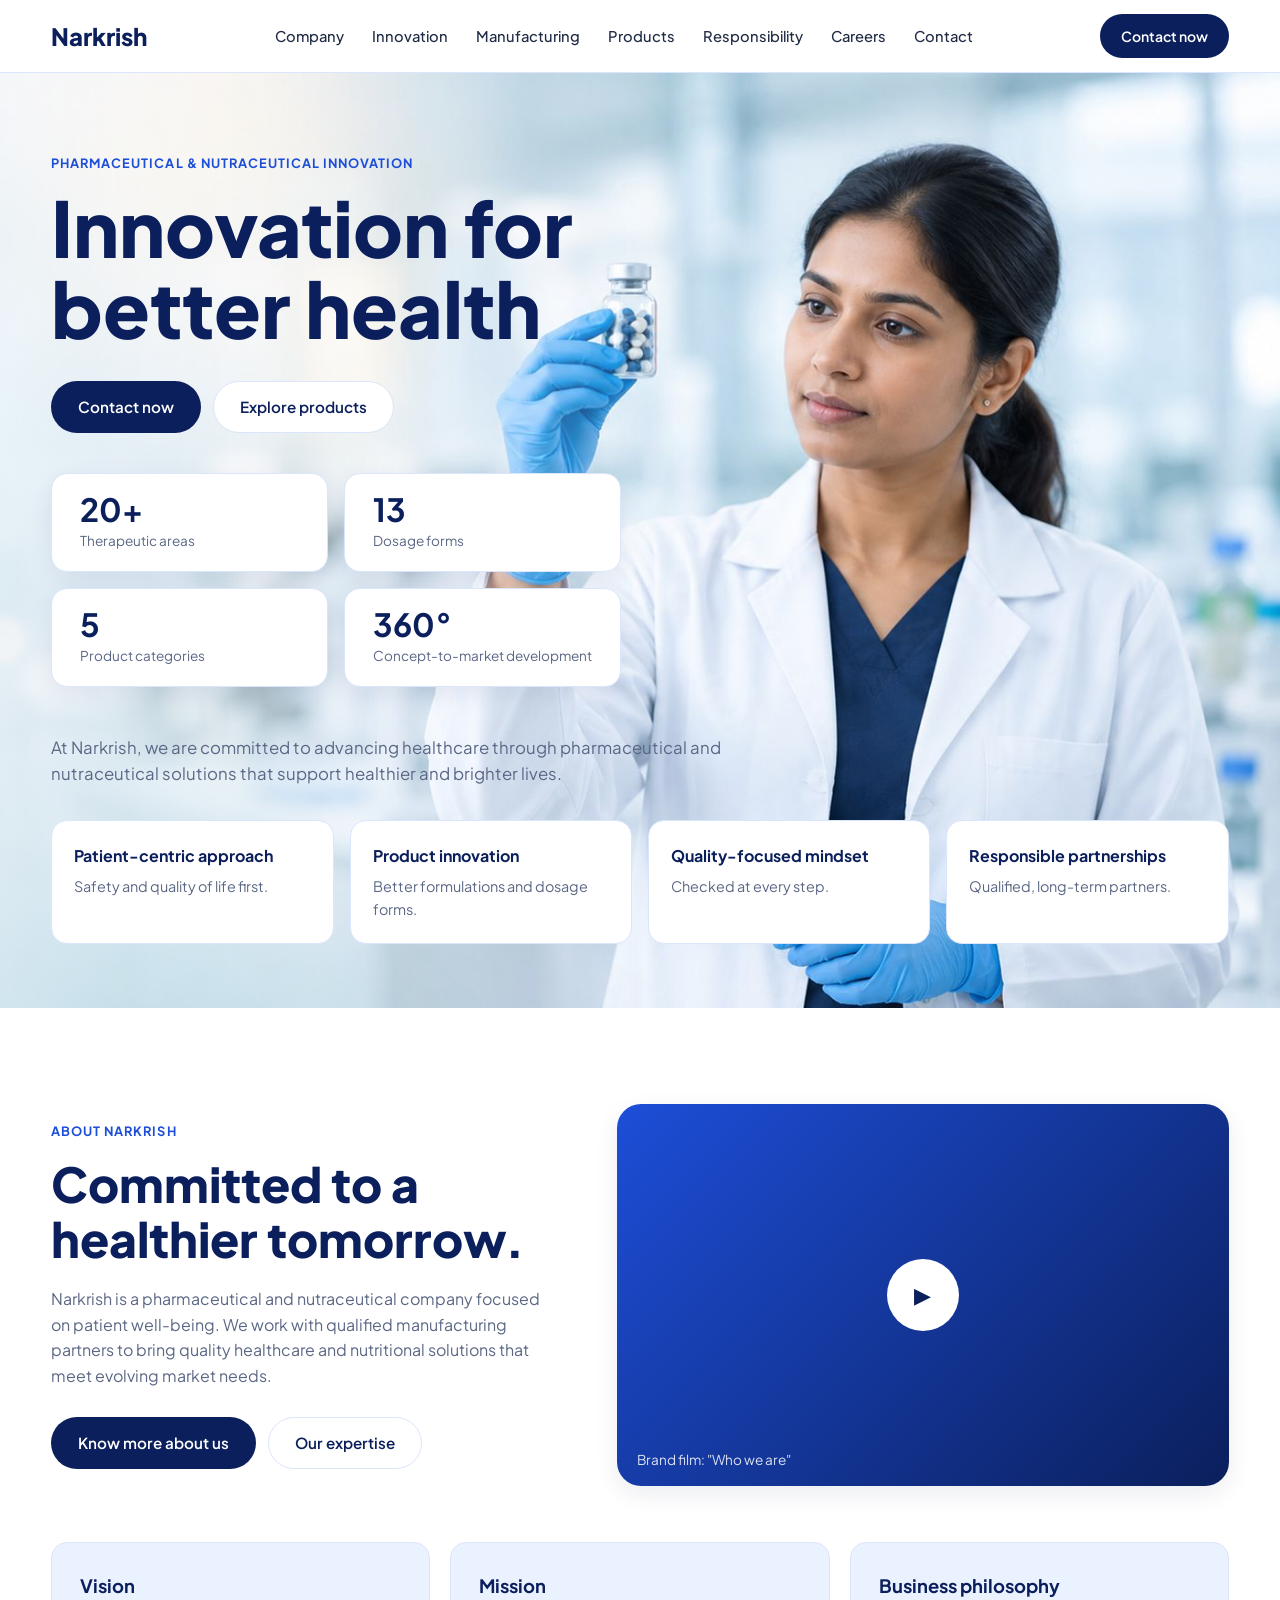
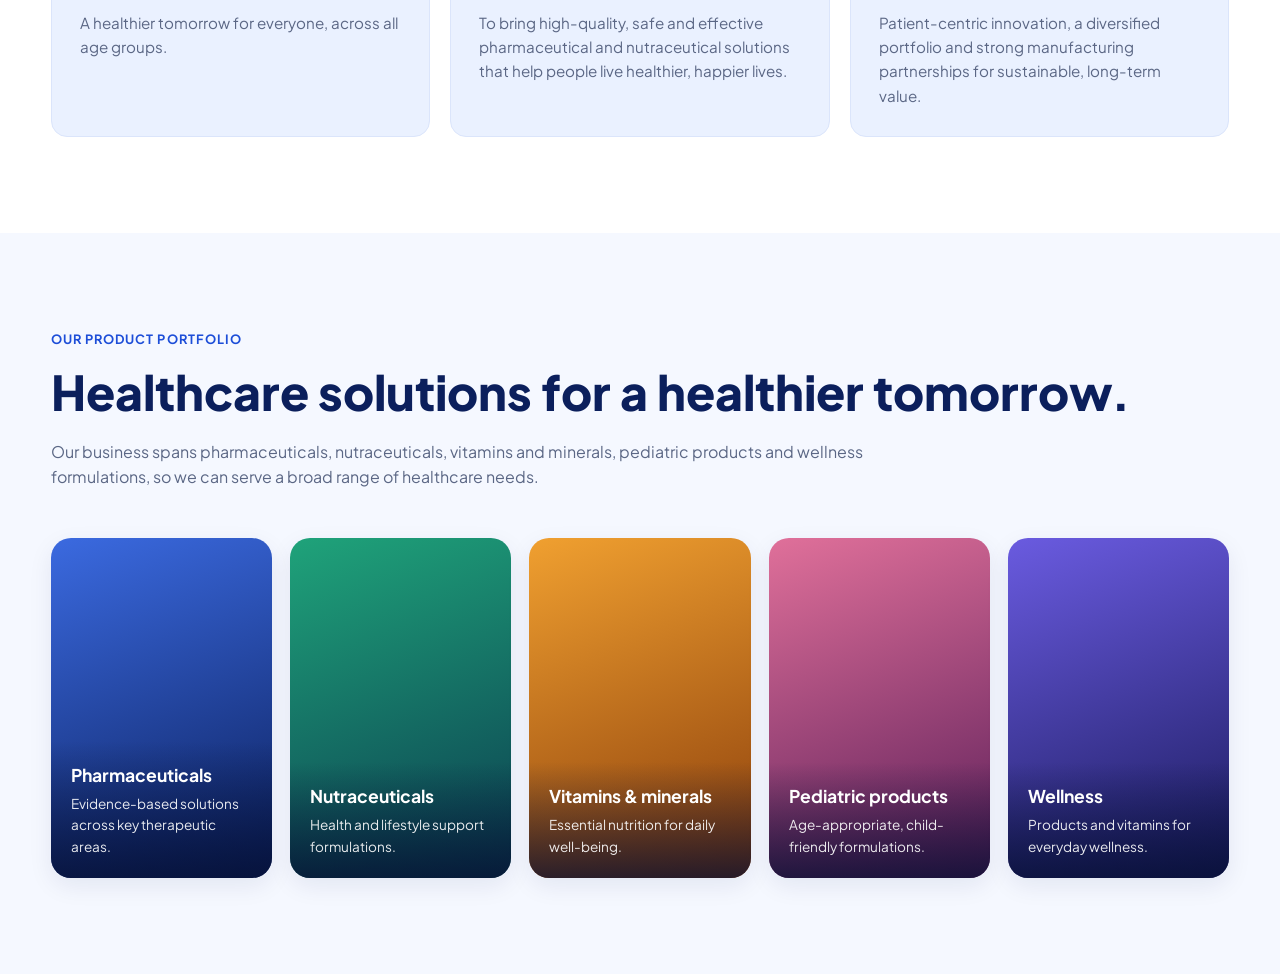
<file: index2.html>
<!DOCTYPE html>
<html lang="en">
<head>
  <meta charset="UTF-8">
  <meta name="viewport" content="width=device-width, initial-scale=1">
  <title>Narkrish | Innovation for better health</title>
  <link rel="preconnect" href="https://fonts.googleapis.com">
  <link rel="preconnect" href="https://fonts.gstatic.com" crossorigin>
  <link href="https://fonts.googleapis.com/css2?family=Plus+Jakarta+Sans:wght@400;500;600;700;800&display=swap" rel="stylesheet">
  <link rel="stylesheet" href="styles.css">
</head>
<body>

  <!-- ============ SECTION 1: HEADER + HERO ============ -->
  <header class="site-header">
    <div class="container nav">
      <a href="#" class="logo">Narkrish</a>
      <nav>
        <ul class="nav-links">
          <li><a href="#about">Company</a></li>
          <li><a href="#">Innovation</a></li>
          <li><a href="#">Manufacturing</a></li>
          <li><a href="#products">Products</a></li>
          <li><a href="#">Responsibility</a></li>
          <li><a href="#">Careers</a></li>
          <li><a href="#">Contact</a></li>
        </ul>
      </nav>
      <a href="#" class="btn btn-primary btn-sm">Contact now</a>
    </div>
  </header>

  <main>
    <section class="hero">
      <div class="container hero-inner">
        <div class="hero-text">
          <p class="eyebrow">Pharmaceutical &amp; nutraceutical innovation</p>
          <h1>Innovation for better health</h1>
          <div class="hero-buttons">
            <a href="#" class="btn btn-primary">Contact now</a>
            <a href="#products" class="btn btn-light">Explore products</a>
          </div>
        </div>

        <ul class="stats">
          <li><strong>20+</strong><span>Therapeutic areas</span></li>
          <li><strong>13</strong><span>Dosage forms</span></li>
          <li><strong>5</strong><span>Product categories</span></li>
          <li><strong>360°</strong><span>Concept-to-market development</span></li>
        </ul>
      </div>

      <div class="container">
        <p class="hero-desc">
          At Narkrish, we are committed to advancing healthcare through pharmaceutical
          and nutraceutical solutions that support healthier and brighter lives.
        </p>

        <ul class="pillars">
          <li>
            <h3>Patient-centric approach</h3>
            <p>Safety and quality of life first.</p>
          </li>
          <li>
            <h3>Product innovation</h3>
            <p>Better formulations and dosage forms.</p>
          </li>
          <li>
            <h3>Quality-focused mindset</h3>
            <p>Checked at every step.</p>
          </li>
          <li>
            <h3>Responsible partnerships</h3>
            <p>Qualified, long-term partners.</p>
          </li>
        </ul>
      </div>
    </section>

    <!-- ============ SECTION 2: ABOUT ============ -->
    <section class="about" id="about">
      <div class="container about-grid">
        <div class="about-text">
          <p class="eyebrow">About Narkrish</p>
          <h2>Committed to a healthier tomorrow.</h2>
          <p>
            Narkrish is a pharmaceutical and nutraceutical company focused on patient
            well-being. We work with qualified manufacturing partners to bring quality
            healthcare and nutritional solutions that meet evolving market needs.
          </p>
          <div class="btn-row">
            <a href="#" class="btn btn-primary">Know more about us</a>
            <a href="#" class="btn btn-light">Our expertise</a>
          </div>
        </div>

        <div class="video-box" role="img" aria-label="Brand film placeholder">
          <button class="play" aria-label="Play brand film">&#9654;</button>
          <span class="video-label">Brand film: "Who we are"</span>
        </div>
      </div>

      <div class="container cards-3">
        <article class="info-card">
          <h3>Vision</h3>
          <p>A healthier tomorrow for everyone, across all age groups.</p>
        </article>
        <article class="info-card">
          <h3>Mission</h3>
          <p>To bring high-quality, safe and effective pharmaceutical and nutraceutical solutions that help people live healthier, happier lives.</p>
        </article>
        <article class="info-card">
          <h3>Business philosophy</h3>
          <p>Patient-centric innovation, a diversified portfolio and strong manufacturing partnerships for sustainable, long-term value.</p>
        </article>
      </div>
    </section>

    <!-- ============ SECTION 4: PRODUCT PORTFOLIO ============ -->
    <section class="products" id="products">
      <div class="container">
        <p class="eyebrow">Our product portfolio</p>
        <h2>Healthcare solutions for a healthier tomorrow.</h2>
        <p class="section-sub">
          Our business spans pharmaceuticals, nutraceuticals, vitamins and minerals,
          pediatric products and wellness formulations, so we can serve a broad range
          of healthcare needs.
        </p>

        <div class="product-grid">
          <article class="product-card c1">
            <div class="product-text">
              <h3>Pharmaceuticals</h3>
              <p>Evidence-based solutions across key therapeutic areas.</p>
            </div>
          </article>
          <article class="product-card c2">
            <div class="product-text">
              <h3>Nutraceuticals</h3>
              <p>Health and lifestyle support formulations.</p>
            </div>
          </article>
          <article class="product-card c3">
            <div class="product-text">
              <h3>Vitamins &amp; minerals</h3>
              <p>Essential nutrition for daily well-being.</p>
            </div>
          </article>
          <article class="product-card c4">
            <div class="product-text">
              <h3>Pediatric products</h3>
              <p>Age-appropriate, child-friendly formulations.</p>
            </div>
          </article>
          <article class="product-card c5">
            <div class="product-text">
              <h3>Wellness</h3>
              <p>Products and vitamins for everyday wellness.</p>
            </div>
          </article>
        </div>
      </div>
    </section>
  </main>

</body>
</html>
</file>
<file: styles.css>
/* ---------- Tokens ---------- */
:root {
  --navy: #0b1f5c;
  --blue: #1d4ed8;
  --blue-soft: #eaf1ff;
  --bg: #f5f8ff;
  --text: #1f2a44;
  --muted: #5b6785;
  --white: #ffffff;
  --border: #dbe5fb;
  --radius: 16px;
  --shadow: 0 8px 24px rgba(11, 31, 92, 0.08);
}

/* ---------- Reset / base ---------- */
*, *::before, *::after { box-sizing: border-box; }
html { scroll-behavior: smooth; }
body {
  margin: 0;
  font-family: "Plus Jakarta Sans", system-ui, -apple-system, "Segoe UI", sans-serif;
  color: var(--text);
  background: var(--bg);
  line-height: 1.6;
}
h1, h2, h3, p { margin: 0; }
ul { list-style: none; margin: 0; padding: 0; }
a { color: inherit; text-decoration: none; }
.container { width: min(1200px, 92%); margin-inline: auto; }

.eyebrow {
  font-size: 0.8rem;
  font-weight: 700;
  letter-spacing: 0.08em;
  text-transform: uppercase;
  color: var(--blue);
  margin-bottom: 14px;
}

/* ---------- Buttons ---------- */
.btn {
  display: inline-block;
  padding: 13px 26px;
  border-radius: 999px;
  font-weight: 600;
  font-size: 0.95rem;
  border: 1.5px solid transparent;
  cursor: pointer;
  transition: background 0.2s, color 0.2s, border-color 0.2s;
}
.btn-sm { padding: 10px 20px; font-size: 0.875rem; }
.btn-primary { background: var(--navy); color: var(--white); }
.btn-primary:hover { background: var(--blue); }
.btn-light { background: var(--white); color: var(--navy); border-color: var(--border); }
.btn-light:hover { border-color: var(--navy); }
.btn:focus-visible, .play:focus-visible, a:focus-visible {
  outline: 3px solid var(--blue);
  outline-offset: 3px;
}
.btn-row, .hero-buttons { display: flex; flex-wrap: wrap; gap: 12px; }

/* ---------- Header ---------- */
.site-header {
  position: sticky;
  top: 0;
  z-index: 10;
  background: rgba(255, 255, 255, 0.92);
  backdrop-filter: blur(8px);
  border-bottom: 1px solid var(--border);
}
.nav {
  display: flex;
  align-items: center;
  justify-content: space-between;
  gap: 24px;
  height: 72px;
}
.logo { font-size: 1.5rem; font-weight: 800; color: var(--navy); }
.nav-links { display: flex; gap: 28px; }
.nav-links a { font-size: 0.92rem; font-weight: 500; color: var(--text); }
.nav-links a:hover { color: var(--blue); }

/* ---------- Section 1: Hero ---------- */
.hero {
  background:
    linear-gradient(90deg, rgba(245, 248, 255, 0.75) 0%, rgba(245, 248, 255, 0) 55%),
    url("image.png") right center / cover no-repeat;
  min-height: 760px;
  padding: 80px 0 64px;
}
.hero-inner {
  display: flex;
  align-items: flex-end;
  justify-content: space-between;
  gap: 40px;
  flex-wrap: wrap;
}
.hero h1 {
  font-size: clamp(2.6rem, 6vw, 5rem);
  line-height: 1.05;
  font-weight: 800;
  color: var(--navy);
  max-width: 11ch;
  margin-bottom: 32px;
}
.stats {
  display: grid;
  grid-template-columns: repeat(2, 1fr);
  gap: 16px;
}
.stats li {
  background: var(--white);
  border: 1px solid var(--border);
  border-radius: var(--radius);
  padding: 18px 28px;
  min-width: 160px;
  box-shadow: var(--shadow);
}
.stats strong {
  display: block;
  font-size: 2rem;
  line-height: 1.1;
  color: var(--navy);
}
.stats span { font-size: 0.85rem; color: var(--muted); }

.hero-desc {
  max-width: 62ch;
  margin: 48px 0 32px;
  color: var(--muted);
  font-size: 1.05rem;
}
.pillars {
  display: grid;
  grid-template-columns: repeat(4, 1fr);
  gap: 16px;
}
.pillars li {
  background: var(--white);
  border: 1px solid var(--border);
  border-radius: var(--radius);
  padding: 22px;
}
.pillars h3 { font-size: 1rem; color: var(--navy); margin-bottom: 6px; }
.pillars p { font-size: 0.9rem; color: var(--muted); }

/* ---------- Section 2: About ---------- */
.about { padding: 96px 0; background: var(--white); }
.about h2, .products h2 {
  font-size: clamp(1.9rem, 4vw, 3rem);
  line-height: 1.15;
  font-weight: 800;
  color: var(--navy);
  margin-bottom: 20px;
}
.about-grid {
  display: grid;
  grid-template-columns: 1fr 1.2fr;
  gap: 56px;
  align-items: center;
  margin-bottom: 56px;
}
.about-text p:not(.eyebrow) { color: var(--muted); margin-bottom: 28px; max-width: 52ch; }

.video-box {
  position: relative;
  aspect-ratio: 16 / 10;
  border-radius: 24px;
  background: linear-gradient(135deg, #1d4ed8 0%, #0b1f5c 100%);
  display: grid;
  place-items: center;
  overflow: hidden;
  box-shadow: var(--shadow);
}
.play {
  width: 72px;
  height: 72px;
  border-radius: 50%;
  border: none;
  background: var(--white);
  color: var(--navy);
  font-size: 1.4rem;
  cursor: pointer;
  padding-left: 5px;
  transition: transform 0.2s;
}
.play:hover { transform: scale(1.08); }
.video-label {
  position: absolute;
  left: 20px;
  bottom: 16px;
  color: rgba(255, 255, 255, 0.85);
  font-size: 0.85rem;
}

.cards-3 { display: grid; grid-template-columns: repeat(3, 1fr); gap: 20px; }
.info-card {
  background: var(--blue-soft);
  border: 1px solid var(--border);
  border-radius: var(--radius);
  padding: 28px;
}
.info-card h3 { color: var(--navy); font-size: 1.15rem; margin-bottom: 10px; }
.info-card p { color: var(--muted); font-size: 0.95rem; }

/* ---------- Section 4: Product portfolio ---------- */
.products { padding: 96px 0; background: var(--bg); }
.section-sub { max-width: 68ch; color: var(--muted); margin-bottom: 48px; }

.product-grid {
  display: grid;
  grid-template-columns: repeat(5, 1fr);
  gap: 18px;
}
.product-card {
  position: relative;
  min-height: 340px;
  border-radius: 20px;
  overflow: hidden;
  display: flex;
  align-items: flex-end;
  color: var(--white);
  box-shadow: var(--shadow);
}
/* Replace these gradients with background-image: url(images/xyz.jpg) when you have photos */
.c1 { background: linear-gradient(160deg, #3b6ae0, #0b1f5c); }
.c2 { background: linear-gradient(160deg, #1fa37a, #0b3d4f); }
.c3 { background: linear-gradient(160deg, #f0a030, #8a3d0b); }
.c4 { background: linear-gradient(160deg, #e0709a, #5a1d58); }
.c5 { background: linear-gradient(160deg, #6a5be0, #1a1a5c); }

.product-text {
  width: 100%;
  padding: 20px;
  background: linear-gradient(0deg, rgba(5, 15, 50, 0.75), transparent);
}
.product-text h3 { font-size: 1.1rem; margin-bottom: 4px; }
.product-text p { font-size: 0.85rem; opacity: 0.9; }

/* ---------- Responsive ---------- */
@media (max-width: 1024px) {
  .nav-links { display: none; }
  .pillars { grid-template-columns: repeat(2, 1fr); }
  .about-grid { grid-template-columns: 1fr; }
  .product-grid { grid-template-columns: repeat(2, 1fr); }
}
@media (max-width: 640px) {
  .hero { padding: 48px 0; }
  .stats { width: 100%; }
  .pillars, .cards-3, .product-grid { grid-template-columns: 1fr; }
  .about, .products { padding: 64px 0; }
}

@media (prefers-reduced-motion: reduce) {
  html { scroll-behavior: auto; }
  .btn, .play { transition: none; }
}
</file>
